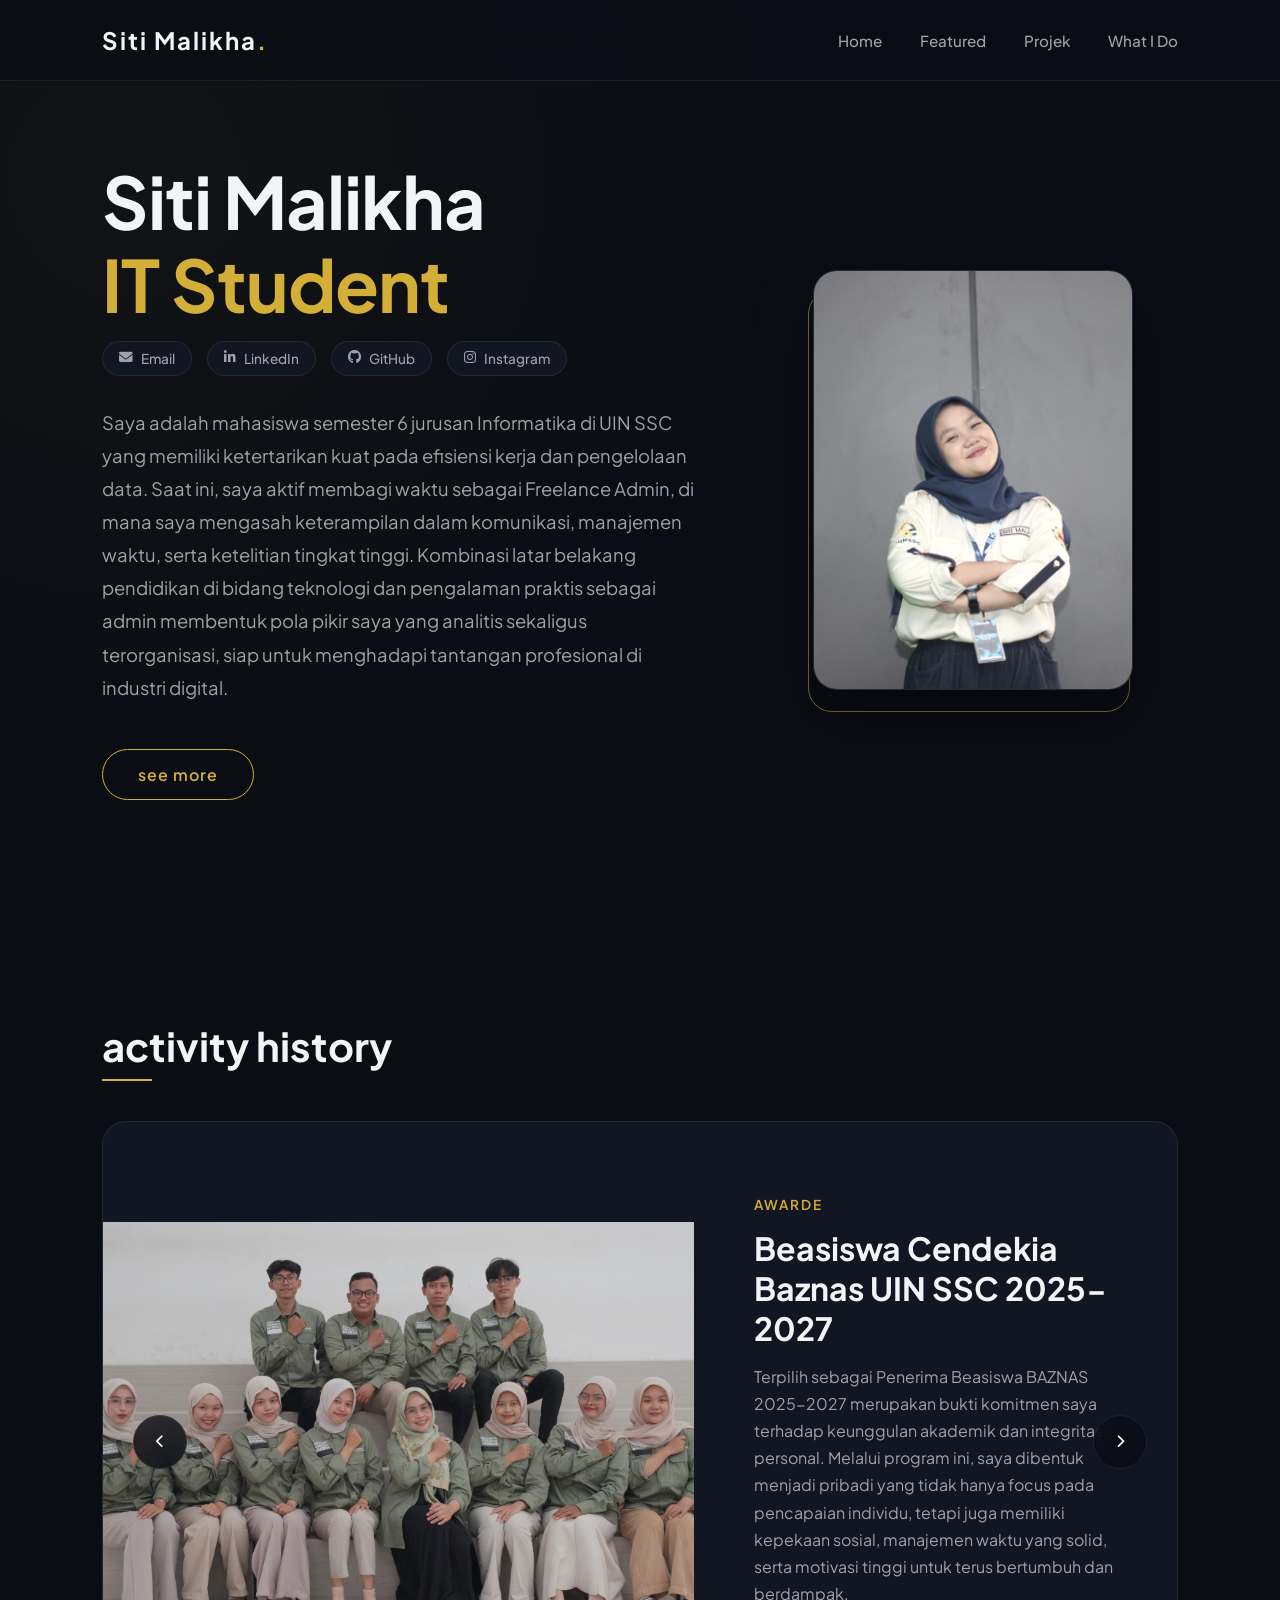
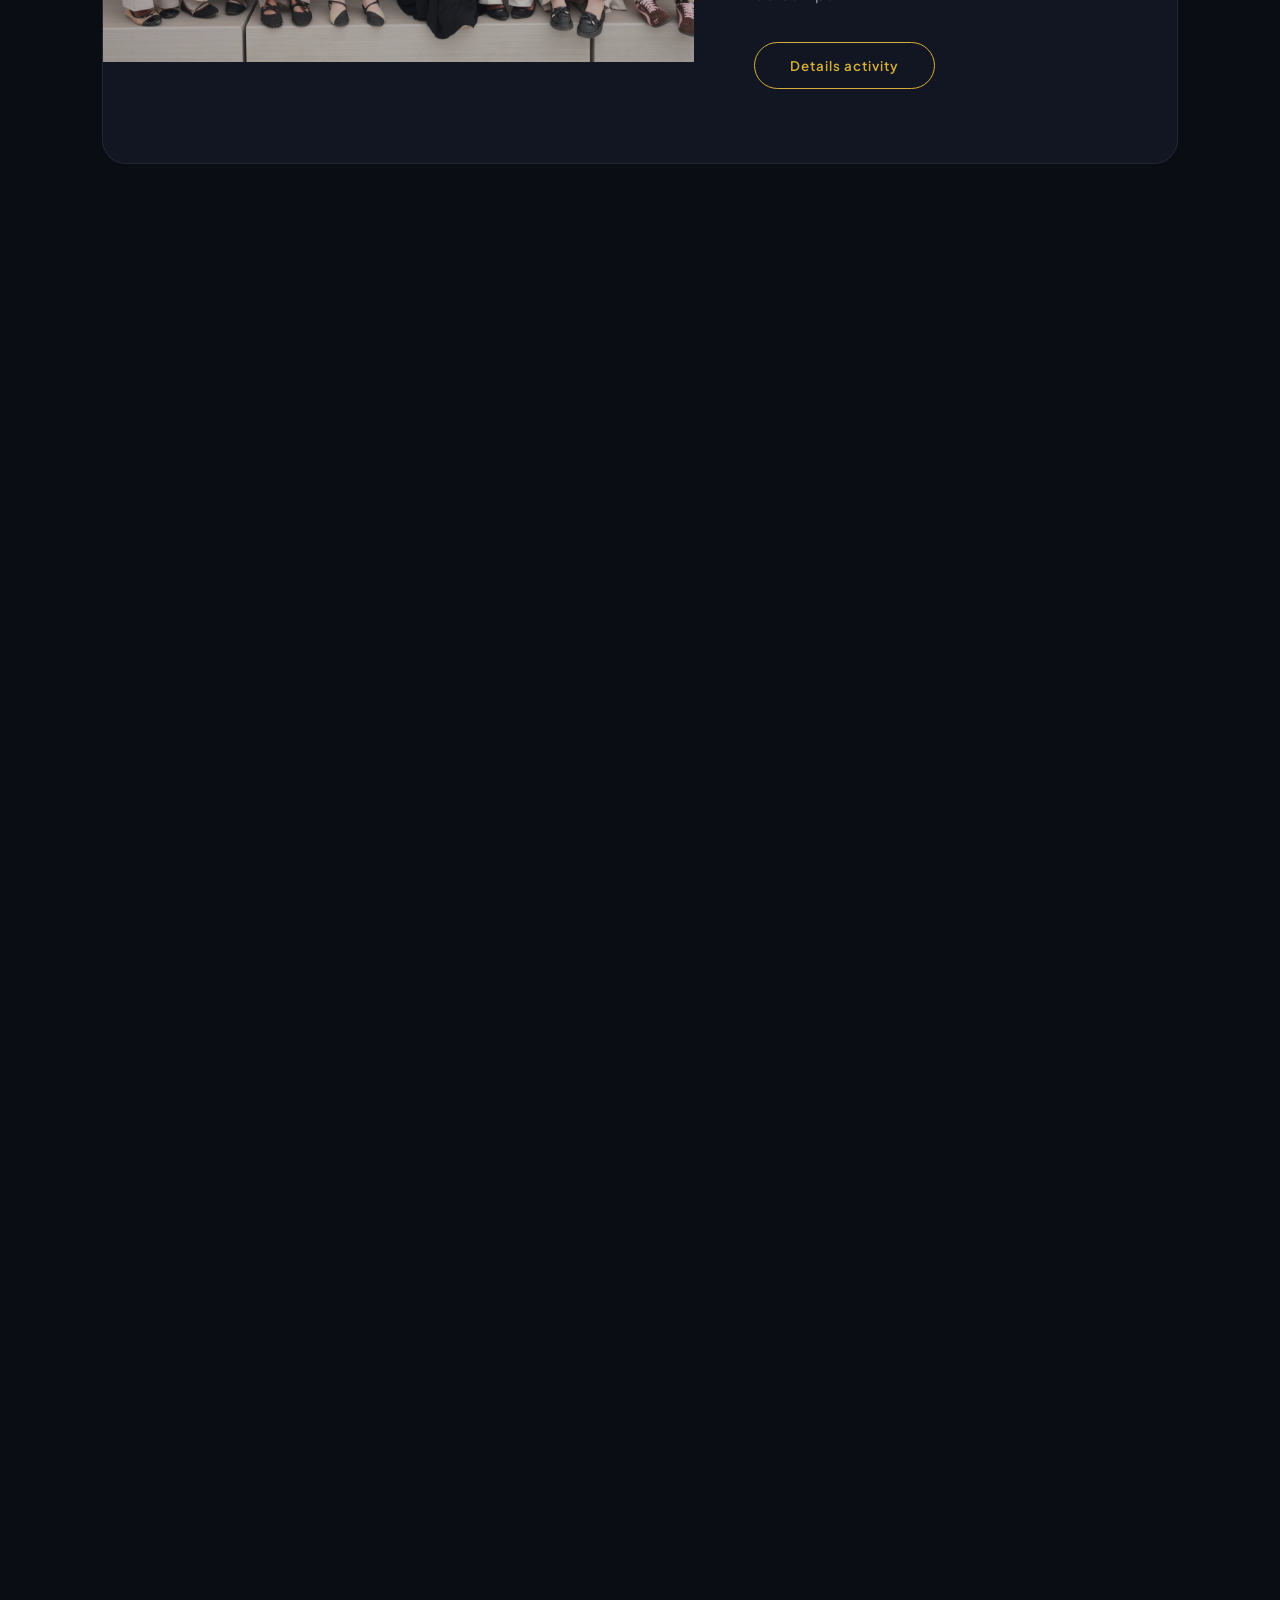
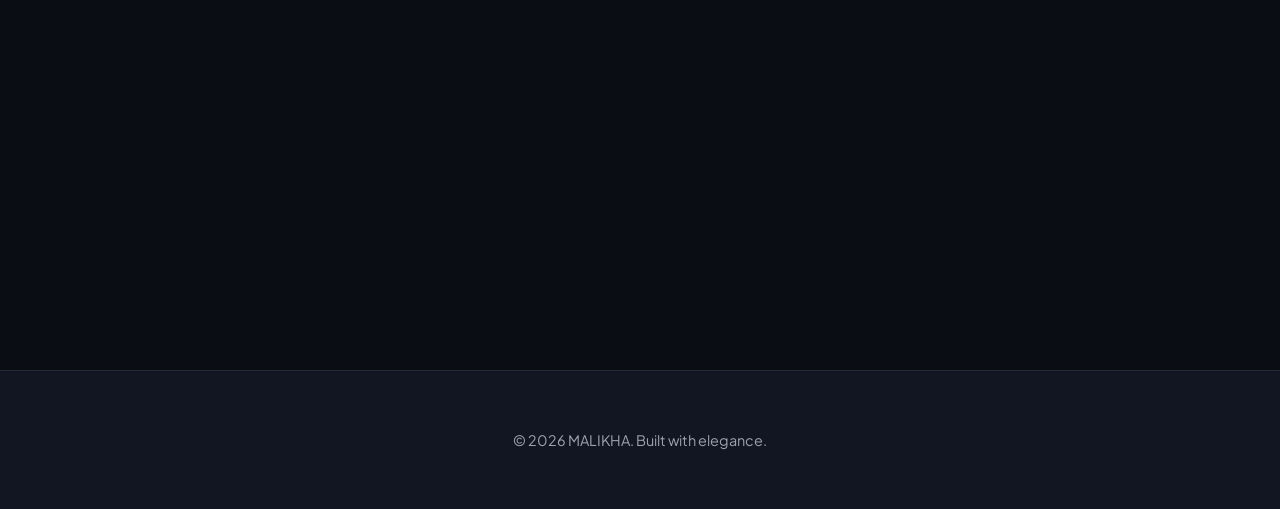
<file: static-cv/index.html>
<!DOCTYPE html>
<html lang="id">
<head>
    <meta charset="UTF-8">
    <meta name="viewport" content="width=device-width, initial-scale=1.0">
    <title>Siti Malikha Portfolio</title>
    <link href="https://fonts.googleapis.com/css2?family=Plus+Jakarta+Sans:wght=300;400;500;600;700&display=swap" rel="stylesheet">
    <link rel="stylesheet" href="https://cdnjs.cloudflare.com/ajax/libs/font-awesome/6.4.0/css/all.min.css">
    <link rel="stylesheet" href="styles/style.css">
</head>
<body>

    <nav>
        <a href="#hero" class="logo">Siti Malikha<span>.</span></a>
        <div class="nav-links">
            <a href="#hero">Home</a>
            <a href="#featured-projects">Featured</a>
            <a href="#detail-projek">Projek</a>
            <a href="#services">What I Do</a>
        </div>
    </nav>

    <section id="hero" class="reveal">
        <div class="hero-text">
            <h1>Siti Malikha<br><span>IT Student</span></h1>
            
            <div class="hero-socials">
                <a href="mailto:sitimalikha.info@gmail.com" class="social-link">
                    <i class="fa-solid fa-envelope"></i> Email
                </a>
                <a href="https://www.linkedin.com/in/siti-malikha-b09527334/" target="_blank" class="social-link">
                    <i class="fa-brands fa-linkedin-in"></i> LinkedIn
                </a>
                <a href="https://github.com/Icha-aa/" target="_blank" class="social-link">
                    <i class="fa-brands fa-github"></i> GitHub
                </a>
                <a href="https://www.instagram.com/__thismeica" target="_blank" class="social-link">
                    <i class="fa-brands fa-instagram"></i> Instagram
                </a>
            </div>

            <p>Saya adalah mahasiswa semester 6 jurusan Informatika di UIN SSC 
                yang memiliki ketertarikan kuat pada efisiensi kerja dan pengelolaan data.
                Saat ini, saya aktif membagi waktu sebagai Freelance Admin, di mana saya mengasah
                keterampilan dalam komunikasi, manajemen waktu, serta ketelitian tingkat tinggi. 
                Kombinasi latar belakang pendidikan di bidang teknologi dan pengalaman praktis sebagai admin membentuk
                pola pikir saya yang analitis sekaligus terorganisasi, siap untuk menghadapi tantangan profesional di industri digital.</p>
            <a href="#featured-projects" class="btn">see more</a>
        </div>
        
        <div class="photo-box-wrapper">
            <div class="photo-box">
                <img src="styles/foto_profil.JPG" alt="MALIKHA">
            </div>
        </div>
    </section>

    <section id="featured-projects" class="reveal">
        <h2 class="section-title">activity history</h2>
        
        <div class="slider-container">
            <div class="slides" id="slider">
                
                <div class="slide">
                    <div class="slide-img-area">
                        <img src="styles/projek1.JPG" alt="BAZNAS" class="slide-img">
                    </div>
                    <div class="slide-content">
                        <span class="tag">Awarde</span>
                        <h3>Beasiswa Cendekia Baznas UIN SSC 2025-2027</h3>
                        <p>Terpilih sebagai Penerima Beasiswa BAZNAS 2025-2027
                            merupakan bukti komitmen saya terhadap keunggulan akademik dan integritas personal. 
                            Melalui program ini, saya dibentuk menjadi pribadi yang tidak hanya focus pada pencapaian individu, 
                            tetapi juga memiliki kepekaan sosial, manajemen waktu yang solid, serta motivasi tinggi untuk terus bertumbuh 
                            dan berdampak.</p>
                        <button class="btn" onclick="scrollToProjek()">Details activity</button>
                    </div>
                </div>

                <div class="slide">
                    <div class="slide-img-area">
                        <img src="styles/projek2.jpg" alt="Freelance" class="slide-img">
                    </div>
                    <div class="slide-content">
                        <span class="tag">Work Activity</span>
                        <h3>Freelance of PT. Aromatika Nusantara</h3>
                        <p>Bertanggung jawab dalam mengelola operasional harian Care Unit dengan fokus pada sinkronisasi kerja
                            antara tim sales, pengelolaan dashboard internal, dan akurasi input data. Berperan aktif dalam menjaga
                            dan meningkatkan customer happiness melalui pelayanan yang solutif dan responsif.</p>
                        <button class="btn" onclick="scrollToProjek()">Details activity</button>
                    </div>
                </div>

                <div class="slide">
                    <div class="slide-img-area">
                        <img src="styles/projek3.jpg" alt="Tugas Kuliah" class="slide-img">
                    </div>
                    <div class="slide-content">
                        <span class="tag">Project Tugas kuliah</span>
                        <h3>mengatur jobdesk projek - eksekusi project mandiri</h3>
                        <p>Berpengalaman dalam mengelola proyek kuliah skala besar, 
                            mulai dari pembagian tugas tim yang merata hingga kontrol lini masa 
                            untuk memastikan target selesai tepat waktu. Selain sisi manajemen, 
                            saya juga memiliki keahlian teknis praktis dalam pengembangan website, implementasi proyek 
                            berbasis Internet of Things (IoT), serta berperan sebagai tester aplikasi 
                            untuk menjamin kualitas dan fungsionalitas sistem yang dibangun.</p>
                        <button class="btn" onclick="scrollToProjek()">Details activity</button>
                    </div>
                </div>

                <div class="slide">
                    <div class="slide-img-area">
                        <img src="styles/projek4.jpg" alt="Organisasi" class="slide-img">
                    </div>
                    <div class="slide-content">
                        <span class="tag">Organisasi</span>
                        <h3>Bendahara umum 1 HIMAFOR 2024-2025</h3>
                        <p>Dipercaya sebagai Bendahara Umum 1 HIMAFOR periode 2024–2025,
                            saya bertanggung jawab penuh atas manajemen keuangan organisasi
                            selama satu periode penuh. Peran ini mencakup otorisasi (acc) 
                            arus kas masuk dan keluar, penyusunan laporan keuangan yang akuntabel, 
                            serta manajemen tim internal keuangan. Selain itu, saya bertindak 
                            sebagai penghubung strategis untuk menyelaraskan urusan finansial antara 
                            HIMAFOR dengan bagian keuangan pihak fakultas.</p>
                        <button class="btn" onclick="scrollToProjek()">Details activity</button>
                    </div>
                </div>
            </div>

            <button class="slide-btn prev" onclick="moveSlide(-1)"><i class="fas fa-chevron-left"></i></button>
            <button class="slide-btn next" onclick="moveSlide(1)"><i class="fas fa-chevron-right"></i></button>
        </div>
    </section>

    <section id="detail-projek" class="reveal">
        <h2 class="section-title">Details Activity</h2>
        
        <div class="scroll-container">
            
            <div class="project-grid-card">
                <div class="project-card-img">
                    <img src="styles/DAMAGE.JPG" alt="Organisasi Event">
                </div>
                <div class="project-card-info">
                    <div class="project-card-meta">
                        <span class="project-card-badge">Organisasi</span>
                        <span class="project-card-date">2024</span>
                    </div>
                    <h3>DAMAGE 2024</h3>
                    <p class="project-subtitle">Delegasi DEMA mengabdi 2024 di desa cikaracak, majalengka</p>
                    <p>Selama program, saya aktif melakukan pendekatan sosial melalui wawancara langsung
                        dengan warga untuk mengenal lingkungan setempat, mengajar mengaji, serta menyelenggarakan 
                        kegiatan edukatif yang interaktif bersama anak-anak sekolah. Selain itu, saya juga berkontribusi 
                        dalam menyukseskan acara Pentas Seni (Pensi) sebagai malam puncak kegiatan pengabdian tersebut.</p>
                </div>
            </div>

            <div class="project-grid-card">
                <div class="project-card-img">
                    <img src="styles/1000.jpg" alt="Coding Task">
                </div>
                <div class="project-card-info">
                    <div class="project-card-meta">
                        <span class="project-card-badge">BAZNAS</span>
                        <span class="project-card-date">2025</span>
                    </div>
                    <h3>1000 cahaya ramadhan 2026</h3>
                    <p>Berpartisipasi aktif dalam kegiatan '1000 Cahaya Ramadhan'
                        yang diselenggarakan oleh BAZNAS UIN SSC di Panti Asuhan Al-Kahfi.
                        Melalui program ini, saya terlibat langsung dalam aksi sosial dan
                        berbagi kebahagiaan bersama anak-anak panti guna menebar manfaat di bulan suci.</p>
                </div>
            </div>

            <div class="project-grid-card">
                <div class="project-card-img">
                    <img src="styles/pekerjaan.jpeg" alt="Work Project">
                </div>
                <div class="project-card-info">
                    <div class="project-card-meta">
                        <span class="project-card-badge">Pekerjaan</span>
                        <span class="project-card-date">3 Bulan</span>
                    </div>
                    <h3>FREELANCE ADMIN</h3>
                    <p>Menjalankan peran sebagai Freelance Admin dengan waktu kerja malam hari, 
                        saya berhasil membuktikan produktivitas tinggi dengan mencetak total penjualan mencapai 
                        lebih dari Rp25 juta dalam tiga bulan pertama. Berdasarkan data objektif dari 
                        sistem dashboard, performa ini membawa saya meraih predikat sebagai Admin dengan Kinerja Terbaik 
                        selama tiga bulan berturut-turut.</p>
                </div>
            </div>

            <div class="project-grid-card">
                <div class="project-card-img">
                    <img src="styles/ppl.jpeg" alt="Fullstack Project">
                </div>
                <div class="project-card-info">
                    <div class="project-card-meta">
                        <span class="project-card-badge">Project Kuliah</span>
                        <span class="project-card-date">2026</span>
                    </div>
                    <h3>System Architecture & Design</h3>
                    <p>Bertanggung jawab menyusun rancangan arsitektur sistem dengan membuat diagram UML secara komprehensif menggunakan Draw.io untuk kebutuhan dokumentasi teknis proyek kelompok Pengembangan Perangkat Lunak</p>
                </div>
            </div>

            <div class="project-grid-card">
                <div class="project-card-img">
                    <img src="styles/FIG.jpg" alt="Fullstack Project">
                </div>
                <div class="project-card-info">
                    <div class="project-card-meta">
                        <span class="project-card-badge">Project Kuliah</span>
                        <span class="project-card-date">semester 3&5</span>
                    </div>
                    <h3>Desain antarmuka aplikasi dan website</h3>
                    <p class="project-subtitle">Tugas Akhir kelompok</p>
                    <p>Berkolaborasi dalam tim untuk merancang desain 
                        antarmuka dan pengalaman pengguna (UI/UX)
                        menggunakan Figma sebagai bagian dari proyek tugas perkuliahan. 
                        Bertanggung jawab dalam menyelaraskan ide kelompok ke dalam bentuk alur pengguna (user flow), 
                        penyusunan tata letak (wireframing), hingga pengembangan prototipe interaktif (high-fidelity prototype).</p>
                </div>
            </div>

            <div class="project-grid-card">
                <div class="project-card-img">
                    <img src="styles/AWS.jpeg" alt="Mobile UI">
                </div>
                <div class="project-card-info">
                    <div class="project-card-meta">
                        <span class="project-card-badge">Project Kuliah</span>
                        <span class="project-card-date">semester 6</span>
                    </div>
                    <h3>Independent Full-Stack Web Development</h3>
                    <p class="project-subtitle"></p>
                    <p>menyelesaikan project pengembangan website full-stack secara mandiri, mulai dari perancangan 
                        antarmuka menggunakan HTML, CSS, dan JavaScript, pengelolaan basis data menggunakan MySQL,
                        hingga proses deployment agar sistem dapat diakses secara publik.</p>
                </div>
            </div>

        </div>
    </section>

    <section id="services" class="reveal">
        <h2 class="section-title">What I Do</h2>
        <div class="grid-container">
            
            <div class="card">
                <h3>Public Speaking</h3>
                <p>Mampu berkomunikasi di depan publik secara jelas, persuasif, dan adaptif untuk menyampaikan ide, memimpin forum, serta menjembatani komunikasi antarpihak.</p>
            </div>

            <div class="card">
                <h3>Management Team</h3>
                <p>Berpengalaman memimpin dan mengorganisasi tim, mendelegasikan tugas secara efektif, serta menjaga produktivitas kelompok demi mencapai target bersama.</p>
            </div>

            <div class="card">
                <h3>Rapid Learning</h3>
                <p>adaptif dalam menguasai konsep baru, keterampilan teknis, maupun pengetahuan akademik dan non-akademik.</p>
            </div>

        </div>
    </section>

    <footer>
        <p>&copy; 2026 MALIKHA. Built with elegance.</p>
    </footer>

    <script>
        const observer = new IntersectionObserver((entries) => {
            entries.forEach((entry) => {
                if (entry.isIntersecting) {
                    entry.target.classList.add('active');
                }
            });
        }, { 
            threshold: 0.05 
        });

        document.querySelectorAll('.reveal').forEach((el) => observer.observe(el));

        let currentSlide = 0;
        const slider = document.getElementById('slider');
        const totalSlides = document.querySelectorAll('.slide').length;

        function moveSlide(direction) {
            currentSlide += direction;
            if (currentSlide >= totalSlides) currentSlide = 0;
            if (currentSlide < 0) currentSlide = totalSlides - 1;
            slider.style.transform = `translateX(-${currentSlide * 100}%)`;
        }

        function scrollToProjek() {
            const targetSection = document.getElementById('detail-projek');
            targetSection.scrollIntoView({ behavior: 'smooth' });
        }
    </script>
</body>
</html>
</file>
<file: static-cv/styles/style.css>
/* --- DESIGN SYSTEM & RESET --- */
        :root {
            --bg-dark: #0a0d14;
            --bg-secondary: #111622;
            --card-bg: rgba(255, 255, 255, 0.03);
            --border-color: rgba(255, 255, 255, 0.08);
            --accent: #d4af37; /* Elegant Gold */
            --accent-glow: rgba(212, 175, 55, 0.15);
            --text-main: #f3f4f6;
            --text-muted: #9ca3af;
            --transition-smooth: all 0.8s cubic-bezier(0.16, 1, 0.3, 1); /* Transisi diperhalus */
        }
/* Reset CSS */
        * {
            margin: 0;
            padding: 0;
            box-sizing: border-box;
            font-family: 'Plus Jakarta Sans', sans-serif;
            scroll-behavior: smooth;
        }

        body {
            background-color: var(--bg-dark);
            color: var(--text-main);
            overflow-x: hidden;
        }

        /* --- MODERN SCROLL REVEAL ANIMATION (EFEK MUNCUL DARI BAWAH) --- */
        .reveal {
            opacity: 0;
            transform: translateY(60px); /* Jarak dorongan dari bawah ditingkatkan agar lebih terasa */
            transition: var(--transition-smooth);
            will-change: transform, opacity;
        }

        .reveal.active {
            opacity: 1;
            transform: translateY(0);
        }

        /* --- NAVBAR --- */
        nav {
            position: fixed;
            top: 0;
            width: 100%;
            padding: 25px 8%;
            display: flex;
            justify-content: space-between;
            align-items: center;
            backdrop-filter: blur(15px);
            background: rgba(10, 13, 20, 0.75);
            border-bottom: 1px solid var(--border-color);
            z-index: 100;
        }

        .logo {
            font-size: 1.5rem;
            font-weight: 700;
            letter-spacing: 2px;
            color: var(--text-main);
            text-decoration: none;
        }
        .logo span { color: var(--accent); }

        .nav-links a {
            color: var(--text-muted);
            text-decoration: none;
            margin-left: 35px;
            transition: var(--transition-smooth);
            font-size: 0.95rem;
            font-weight: 500;
        }
        .nav-links a:hover { color: var(--accent); }

        /* --- HERO SECTION --- */
        #hero {
            min-height: 100vh;
            display: grid;
            grid-template-columns: 1.2fr 0.8fr;
            align-items: center;
            padding: 120px 8% 60px 8%;
            gap: 50px;
            background: radial-gradient(circle at 10% 20%, rgba(212, 175, 55, 0.04), transparent 50%);
        }

        .hero-text h1 {
            font-size: 4.5rem;
            font-weight: 700;
            line-height: 1.15;
            margin-bottom: 15px;
            letter-spacing: -1px;
        }
        .hero-text h1 span { color: var(--accent); }

        .hero-socials {
            display: flex;
            flex-wrap: wrap;
            gap: 15px;
            margin-bottom: 30px;
        }

        .social-link {
            display: flex;
            align-items: center;
            gap: 8px;
            color: var(--text-muted);
            text-decoration: none;
            font-size: 0.85rem;
            font-weight: 500;
            padding: 8px 16px;
            background: var(--bg-secondary);
            border: 1px solid var(--border-color);
            border-radius: 50px;
            transition: var(--transition-smooth);
        }

        .social-link:hover {
            color: var(--accent);
            border-color: var(--accent);
            transform: translateY(-2px);
        }

        .hero-text p {
            font-size: 1.15rem;
            color: var(--text-muted);
            max-width: 600px;
            margin-bottom: 45px;
            line-height: 1.8;
        }

        /* PHOTO BOX HERO HERO WITH INITIAL ANIMATION */
        @keyframes initSlideUp {
            0% { transform: translateY(80px); opacity: 0; }
            100% { transform: translateY(0); opacity: 1; }
        }

        .photo-box-wrapper {
            display: flex;
            justify-content: center;
            align-items: center;
            position: relative;
            animation: initSlideUp 1.2s cubic-bezier(0.16, 1, 0.3, 1) forwards;
        }

        .photo-box {
            position: relative;
            width: 320px;
            height: 420px;
            border-radius: 24px;
            overflow: hidden;
            border: 1px solid var(--border-color);
            background: var(--bg-secondary);
            box-shadow: 0 30px 60px rgba(0,0,0,0.4);
            transition: var(--transition-smooth);
        }

        .photo-box img {
            width: 100%;
            height: 100%;
            object-fit: cover;
            filter: grayscale(20%) contrast(105%);
            transition: var(--transition-smooth);
        }

        .photo-box-wrapper::before {
            content: '';
            position: absolute;
            width: 320px;
            height: 420px;
            border: 1.5px solid var(--accent);
            border-radius: 24px;
            top: 20px;
            left: 40px;
            z-index: -1;
            transition: var(--transition-smooth);
            opacity: 0.6;
        }

        .photo-box-wrapper:hover .photo-box {
            transform: translate(-10px, -10px);
            border-color: var(--accent);
        }
        .photo-box-wrapper:hover::before {
            transform: translate(10px, 10px);
        }

        /* --- BUTTONS --- */
        .btn {
            display: inline-block;
            padding: 14px 35px;
            border: 1px solid var(--accent);
            color: var(--accent);
            text-decoration: none;
            border-radius: 50px;
            font-weight: 600;
            letter-spacing: 1px;
            transition: var(--transition-smooth);
            cursor: pointer;
            background: transparent;
        }
        .btn:hover {
            background: var(--accent);
            color: var(--bg-dark);
            box-shadow: 0 10px 30px var(--accent-glow);
        }

        /* --- SECTIONS GENERAL --- */
        section {
            padding: 120px 8%;
        }

        .section-title {
            font-size: 2.5rem;
            margin-bottom: 50px;
            position: relative;
            display: inline-block;
        }
        .section-title::after {
            content: '';
            position: absolute;
            bottom: -10px;
            left: 0;
            width: 50px;
            height: 2px;
            background: var(--accent);
        }

        /* --- FEATURED PROJECTS SLIDER --- */
        .slider-container {
            position: relative;
            max-width: 1100px;
            margin: auto;
            overflow: hidden;
            border-radius: 24px;
            border: 1px solid var(--border-color);
            background: var(--bg-secondary);
        }

        .slides {
            display: flex;
            transition: transform 0.6s cubic-bezier(0.16, 1, 0.3, 1);
        }

        .slide {
            min-width: 100%;
            display: grid;
            grid-template-columns: 1.1fr 0.9fr;
            align-items: center;
        }

        .slide-img-area {
            position: relative;
            height: 440px;
            overflow: hidden;
        }

        .slide-img {
            width: 100%;
            height: 100%;
            object-fit: cover;
            filter: brightness(85%);
        }

        .slide-content {
            padding: 60px;
        }

        .slide-content .tag {
            color: var(--accent);
            font-size: 0.85rem;
            text-transform: uppercase;
            letter-spacing: 2px;
            margin-bottom: 15px;
            display: block;
            font-weight: 600;
        }

        .slide-content h3 {
            font-size: 2rem;
            margin-bottom: 15px;
            font-weight: 700;
        }

        .slide-content p {
            color: var(--text-muted);
            line-height: 1.7;
            margin-bottom: 35px;
        }

        .slide-btn {
            position: absolute;
            top: 50%;
            transform: translateY(-50%);
            background: rgba(10, 13, 20, 0.8);
            border: 1px solid var(--border-color);
            color: white;
            width: 54px;
            height: 54px;
            display: flex;
            align-items: center;
            justify-content: center;
            cursor: pointer;
            border-radius: 50%;
            backdrop-filter: blur(10px);
            transition: var(--transition-smooth);
            z-index: 10;
        }
        .slide-btn:hover { 
            background: var(--accent); 
            color: var(--bg-dark);
            border-color: var(--accent);
        }
        .prev { left: 30px; }
        .next { right: 30px; }


        /* --- HORIZONTAL SCROLL CONTAINER FOR DETAIL PROJEK --- */
        .scroll-container {
            display: flex;
            gap: 30px;
            overflow-x: auto;
            padding: 20px 0 40px 0;
            scroll-snap-type: x mandatory;
            scroll-behavior: smooth;
            -webkit-overflow-scrolling: touch;
        }

        /* Custom Scrollbar Styling */
        .scroll-container::-webkit-scrollbar {
            height: 8px;
        }
        .scroll-container::-webkit-scrollbar-track {
            background: rgba(255, 255, 255, 0.02);
            border-radius: 50px;
        }
        .scroll-container::-webkit-scrollbar-thumb {
            background: var(--border-color);
            border-radius: 50px;
            transition: var(--transition-smooth);
        }
        .scroll-container::-webkit-scrollbar-thumb:hover {
            background: var(--accent);
        }

        /* --- CARD STYLE (ROUNDED & PHOTO) --- */
        .project-grid-card {
            background: var(--bg-secondary);
            border: 1px solid var(--border-color);
            border-radius: 24px;
            padding: 24px;
            display: flex;
            flex-direction: column;
            gap: 20px;
            transition: var(--transition-smooth);
            min-width: 360px;
            max-width: 360px;
            scroll-snap-align: start;
        }

        .project-grid-card:hover {
            transform: translateY(-10px);
            border-color: var(--accent);
            box-shadow: 0 20px 40px rgba(0, 0, 0, 0.3);
        }

        .project-card-img {
            width: 100%;
            aspect-ratio: 16 / 10;
            border-radius: 16px;
            overflow: hidden;
            border: 1px solid var(--border-color);
        }

        .project-card-img img {
            width: 100%;
            height: 100%;
            object-fit: cover;
            transition: var(--transition-smooth);
        }

        .project-grid-card:hover .project-card-img img {
            transform: scale(1.05);
        }

        .project-card-info {
            display: flex;
            flex-direction: column;
        }

        .project-card-info h3 {
            font-size: 1.35rem;
            font-weight: 700;
            margin-bottom: 6px;
            color: var(--text-main);
        }

        .project-card-meta {
            display: flex;
            justify-content: space-between;
            align-items: center;
            margin-bottom: 15px;
        }

        .project-card-badge {
            font-size: 0.75rem;
            font-weight: 600;
            text-transform: uppercase;
            letter-spacing: 1px;
            color: var(--accent);
            padding: 4px 10px;
            background: var(--accent-glow);
            border-radius: 50px;
        }

        .project-card-date {
            font-size: 0.85rem;
            color: var(--accent);
            font-weight: 500;
        }

        .project-card-info p {
            color: var(--text-muted);
            font-size: 0.95rem;
            line-height: 1.7;
        }

        /* --- WHAT I DO GRID CONTAINER --- */
        .grid-container {
            display: grid;
            grid-template-columns: repeat(auto-fit, minmax(320px, 1fr));
            gap: 30px;
        }

        .card {
            background: var(--card-bg);
            border: 1px solid var(--border-color);
            padding: 45px;
            border-radius: 24px;
            transition: var(--transition-smooth);
            backdrop-filter: blur(10px);
        }
        .card:hover {
            transform: translateY(-10px);
            border-color: var(--accent);
        }

        .card i {
            font-size: 2.5rem;
            color: var(--accent);
            margin-bottom: 25px;
        }

        .card h3 {
            font-size: 1.4rem;
            margin-bottom: 15px;
            font-weight: 600;
        }

        .card p {
            color: var(--text-muted);
            line-height: 1.7;
        }

        /* --- FOOTER --- */
        footer {
            text-align: center;
            padding: 60px;
            border-top: 1px solid var(--border-color);
            color: var(--text-muted);
            font-size: 0.9rem;
            background: var(--bg-secondary);
        }

        /* --- RESPONSIVE ADJUSTMENTS --- */
        @media (max-width: 992px) {
            #hero { grid-template-columns: 1fr; text-align: center; padding-top: 140px; }
            .hero-socials { justify-content: center; }
            .hero-text p { margin: 0 auto 40px auto; }
            .photo-box-wrapper::before { left: 20px; }
            .slide { grid-template-columns: 1fr; }
            .slide-img-area { height: 260px; }
            .slide-content { padding: 40px; }
        }

        @media (max-width: 480px) {
            .project-grid-card {
                min-width: 85vw;
                max-width: 85vw;
            }
        }
</file>
